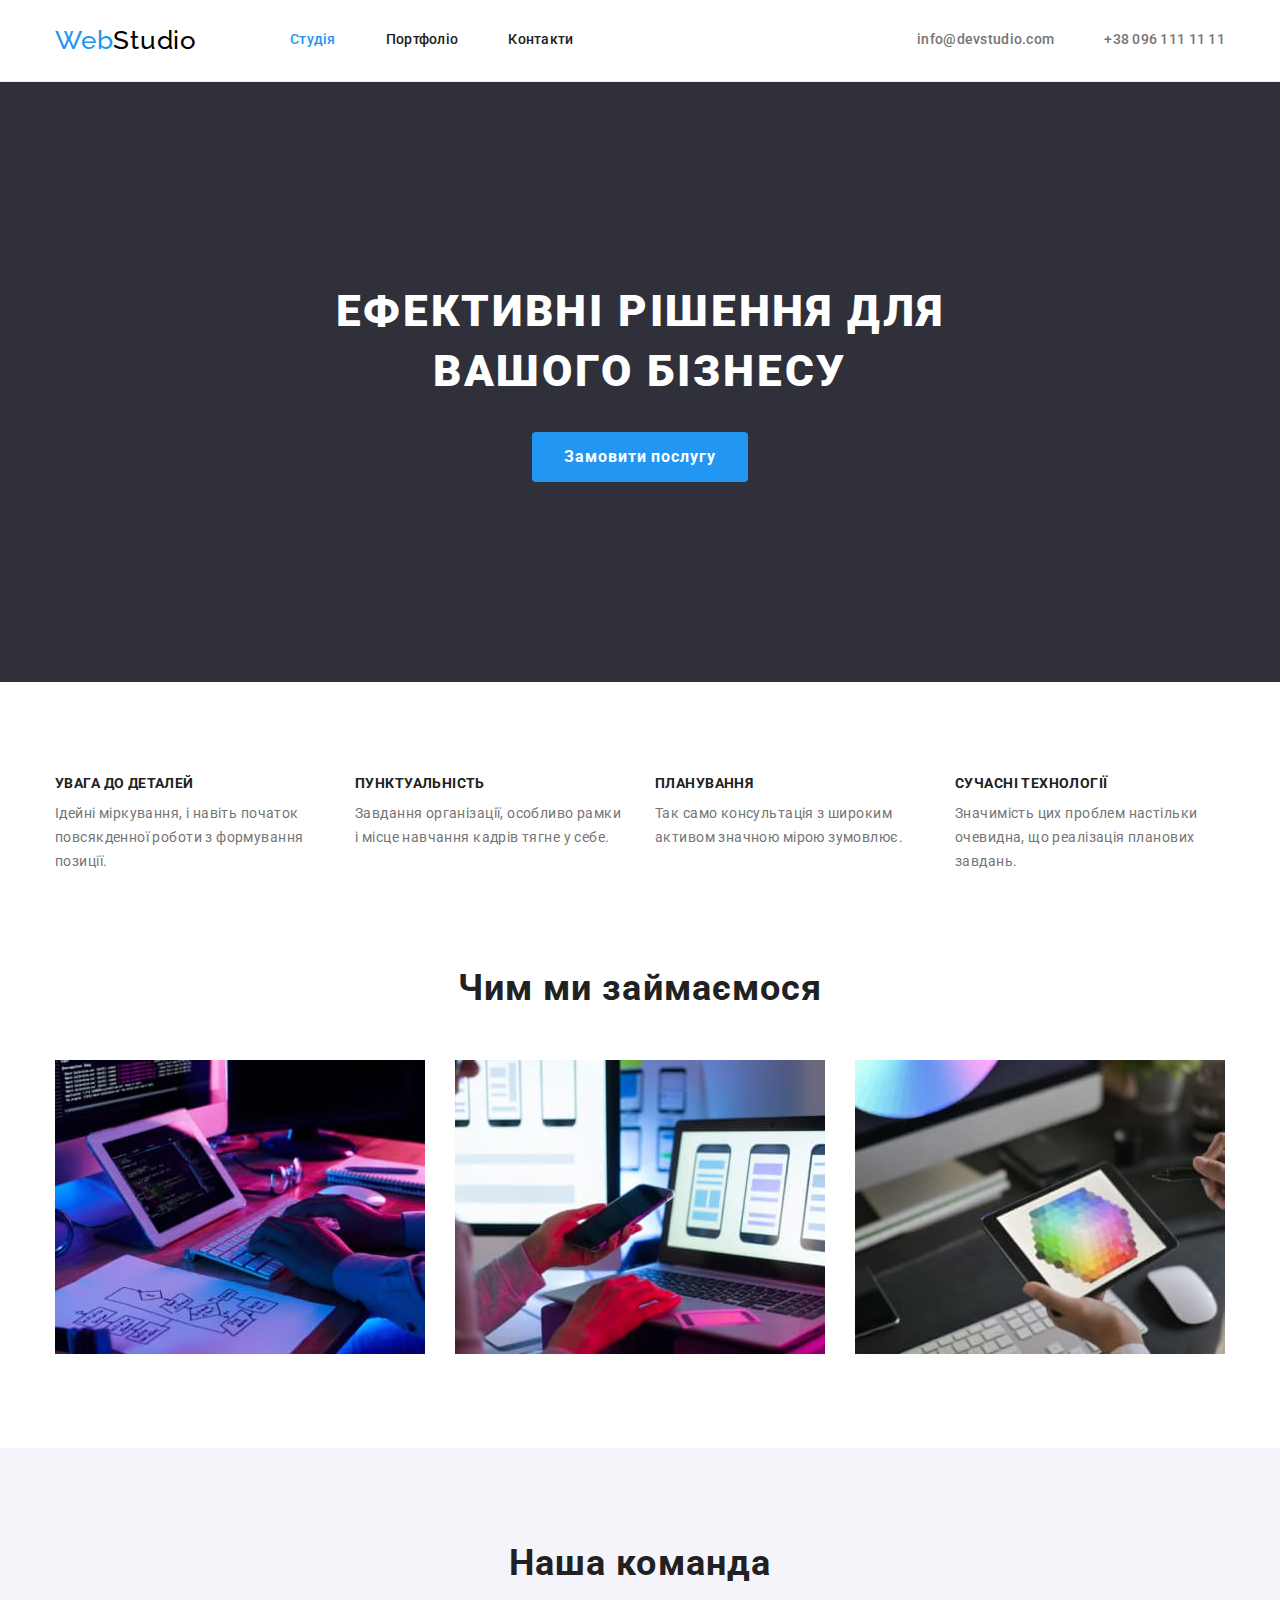
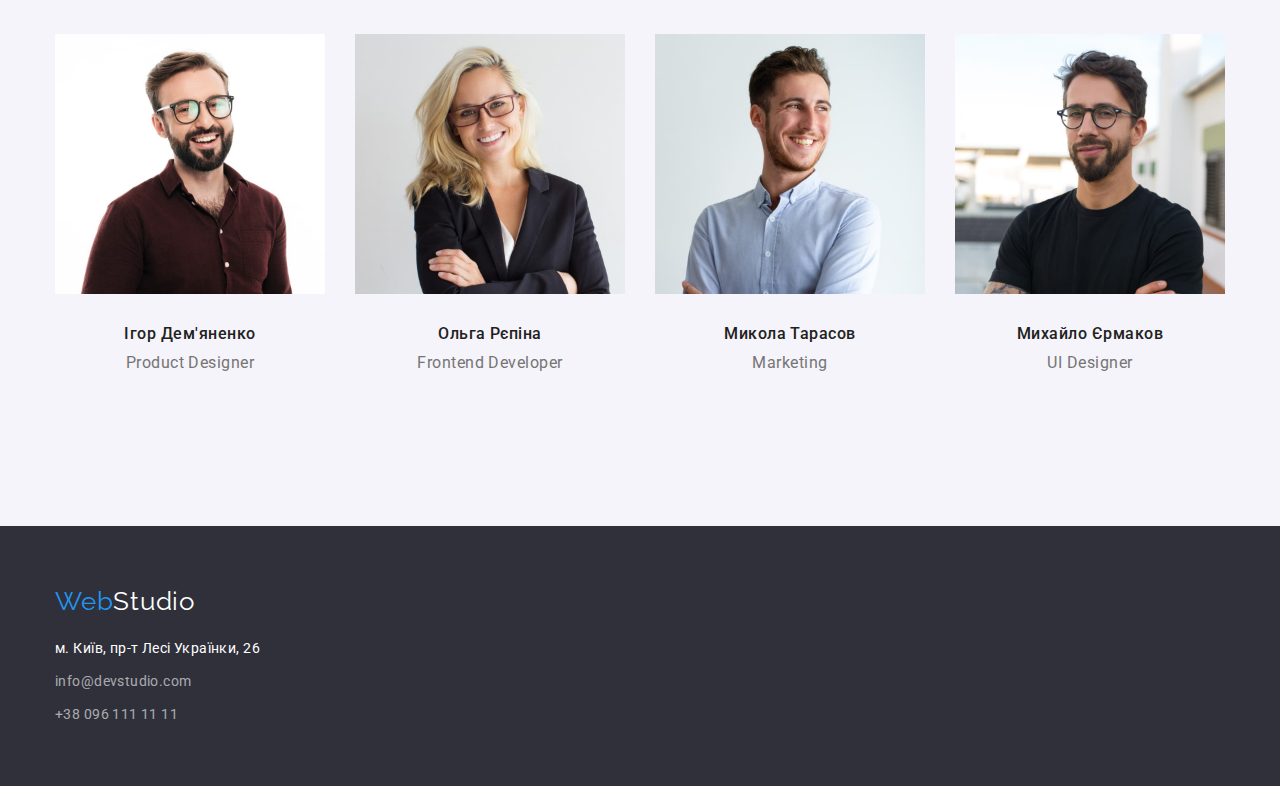
<file: index.html>
<!DOCTYPE html>
<html lang="uk">
  <head>
    <meta charset="UTF-8" />
    <meta http-equiv="X-UA-Compatible" content="IE=edge" />
    <meta name="viewport" content="width=device-width, initial-scale=1.0" />
    <title>Домашнє завдання #3 Головна</title>
    <link rel="preconnect" href="https://fonts.googleapis.com" />
    <link rel="preconnect" href="https://fonts.gstatic.com" crossorigin />
    <link
      href="https://fonts.googleapis.com/css2?family=Raleway:wght@700&family=Roboto:wght@400;500;700;900&display=swap"
      rel="stylesheet"
    />
    <link rel="stylesheet" href="./css/modern-normalize.css" />
    <link rel="stylesheet" href="./css/styles.css" />
  </head>
  <body>
    <!--Шапка-->
    <header class="header">
      <div class="container-header container">
        <nav class="header-nav">
          <a href="./index.html" class="logo"><span class="logo-span">Web</span>Studio</a>
          <ul class="menu">
            <li class="menu-item"><a href="./index.html" class="link-current">Студія</a></li>
            <li class="menu-item"><a href="./portfolio.html" class="link-nav">Портфоліо</a></li>
            <li class="menu-item"><a href="" class="link-nav">Контакти</a></li>
          </ul>
        </nav>
        <ul class="contact-list list">
          <li class="menu-item">
            <a href="mailto:info@devstudio.com" class="address-head">info@devstudio.com</a>
          </li>
          <li class="menu-item">
            <a href="tel:+380961111111" class="address-head">+38 096 111 11 11</a>
          </li>
        </ul>
      </div>
    </header>
    <main>
      <!--Hero-->
      <section class="hero">
        <div class="container">
          <h1 class="hero-title">Ефективні рішення для вашого бізнесу</h1>
          <button type="button" class="button">Замовити послугу</button>
        </div>
      </section>
      <!--Особливості-->
      <section class="section">
        <div class="container">
          <h2 class="section title-hide">Особливості</h2>
          <ul class="flex-list list">
            <li class="flex-item">
              <h3 class="features-title">УВАГА ДО ДЕТАЛЕЙ</h3>
              <p class="features-text">
                Ідейні міркування, і навіть початок повсякденної роботи з формування позиції.
              </p>
            </li>
            <li class="flex-item">
              <h3 class="features-title">ПУНКТУАЛЬНІСТЬ</h3>
              <p class="features-text">
                Завдання організації, особливо рамки і місце навчання кадрів тягне у себе.
              </p>
            </li>
            <li class="flex-item">
              <h3 class="features-title">ПЛАНУВАННЯ</h3>
              <p class="features-text">
                Так само консультація з широким активом значною мірою зумовлює.
              </p>
            </li>
            <li class="flex-item">
              <h3 class="features-title">СУЧАСНІ ТЕХНОЛОГІЇ</h3>
              <p class="features-text">
                Значимість цих проблем настільки очевидна, що реалізація планових завдань.
              </p>
            </li>
          </ul>
        </div>
      </section>
      <!--Чим займаються-->
      <section class="section no-padding-top">
        <div class="container">
          <h2 class="section-title">Чим ми займаємося</h2>
          <ul class="flex-list list">
            <li class="flex-item">
              <a href="" class="link"
                ><img
                  src="./images/img1.jpg"
                  alt="Розробник працює з планшетом"
                  width="370"
                  height="294"
              /></a>
            </li>
            <li class="flex-item">
              <a href="" class="link"
                ><img
                  src="./images/img2.jpg"
                  alt="Варіанти вигляду додатку на мобільному пристої"
                  width="370"
                  height="294"
              /></a>
            </li>
            <li class="flex-item">
              <a href="" class="link"
                ><img
                  src="./images/img3.jpg"
                  alt="Кольорова палітра на планшеті"
                  width="370"
                  height="294"
              /></a>
            </li>
          </ul>
        </div>
      </section>
      <!--Команда-->
      <section class="section section-team">
        <div class="container">
          <h2 class="section-title">Наша команда</h2>
          <ul class="flex-list list">
            <li class="team-card">
              <img src="./images/photo1.jpg" alt="Фото Ігора Дем'яненка" width="270" height="260" />
              <div class="team-description">
                <h3 class="team-title">Ігор Дем'яненко</h3>
                <p lang="en" class="team-role">Product Designer</p>
              </div>
            </li>
            <li class="team-card">
              <img src="./images/photo2.jpg" alt="Фото Ольги Рєпіної" width="270" height="260" />
              <div class="team-description">
                <h3 class="team-title">Ольга Рєпіна</h3>
                <p lang="en" class="team-role">Frontend Developer</p>
              </div>
            </li>
            <li class="team-card">
              <img src="./images/photo3.jpg" alt="Фото Миколи Тарасова" width="270" height="260" />
              <div class="team-description">
                <h3 class="team-title">Микола Тарасов</h3>
                <p lang="en" class="team-role">Marketing</p>
              </div>
            </li>
            <li class="team-card">
              <img src="./images/photo4.jpg" alt="Фото Михайла Тарасова" width="270" height="260" />
              <div class="team-description">
                <h3 class="team-title">Михайло Єрмаков</h3>
                <p lang="en" class="team-role">UI Designer</p>
              </div>
            </li>
          </ul>
        </div>
      </section>
    </main>
    <footer class="footer">
      <div class="container">
        <a href="/" class="logo-footer"><span class="logo-span">Web</span>Studio</a>
        <address class="address">
          <ul class="list">
            <li class="footer-item">
              <a href="https://goo.gl/maps/XZDwD4f3hRk5bJ4y6" class="link-map"
                >м. Київ, пр-т Лесі Українки, 26</a
              >
            </li>
            <li class="footer-item">
              <a href="mailto:info@devstudio.com" class="address-footer">info@devstudio.com</a>
            </li>
            <li class="footer-item">
              <a href="tel:+380961111111" class="address-footer">+38 096 111 11 11</a>
            </li>
          </ul>
        </address>
      </div>
    </footer>
  </body>
</html>
</file>
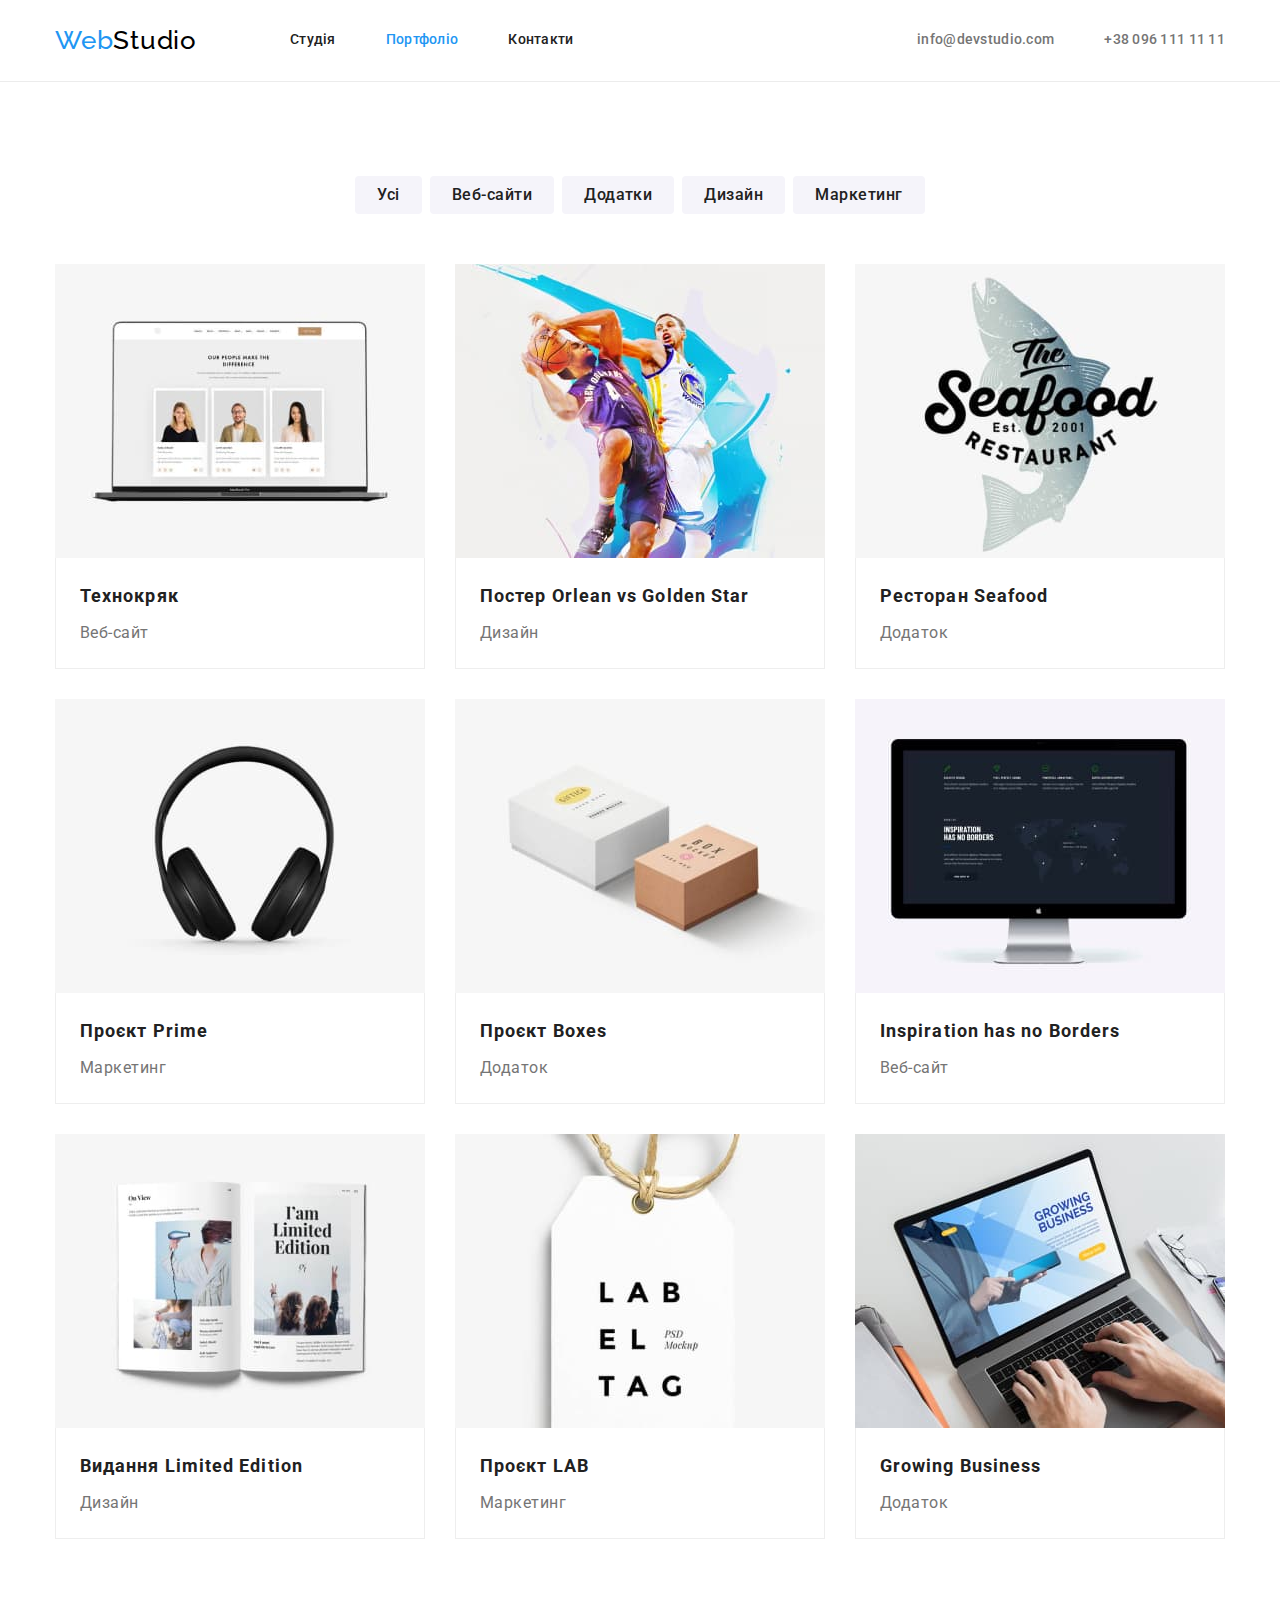
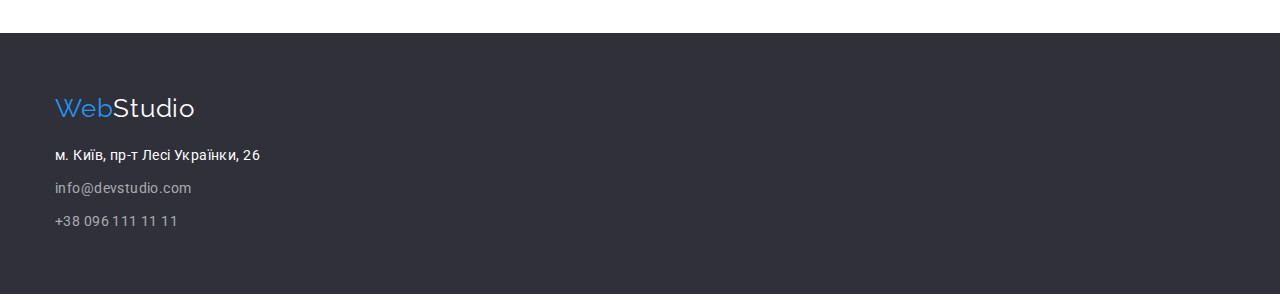
<file: portfolio.html>
<html lang="uk">
  <head>
    <meta charset="UTF-8" />
    <meta http-equiv="X-UA-Compatible" content="IE=edge" />
    <meta name="viewport" content="width=device-width, initial-scale=1.0" />
    <title>Домашнє завдання #3 Портфоліо</title>
    <link rel="preconnect" href="https://fonts.googleapis.com" />
    <link rel="preconnect" href="https://fonts.gstatic.com" crossorigin />
    <link
      href="https://fonts.googleapis.com/css2?family=Raleway:wght@700&family=Roboto:wght@400;500;700;900&display=swap"
      rel="stylesheet"
    />
    <link rel="stylesheet" href="./css/modern-normalize.css" />
    <link rel="stylesheet" href="./css/styles.css" />
  </head>

  <body>
    <!--Шапка-->
    <header class="header">
      <div class="container-header container">
        <nav class="header-nav">
          <a href="./index.html" class="logo"><span class="logo-span">Web</span>Studio</a>
          <ul class="menu">
            <li class="menu-item"><a href="./index.html" class="link-nav">Студія</a></li>
            <li class="menu-item"><a href="./portfolio.html" class="link-current">Портфоліо</a></li>
            <li class="menu-item"><a href="" class="link-nav">Контакти</a></li>
          </ul>
        </nav>
        <ul class="contact-list list">
          <li class="menu-item">
            <a href="mailto:info@devstudio.com" class="address-head">info@devstudio.com</a>
          </li>
          <li class="menu-item">
            <a href="tel:+380961111111" class="address-head">+38 096 111 11 11</a>
          </li>
        </ul>
      </div>
    </header>
    <main>
      <section class="section">
        <div class="container">
          <h1 class="section title-hide">Портфоліо</h1>
          <ul class="button-list">
            <li class="button-item"><button type="button" class="button-portfolio">Усі</button></li>
            <li class="button-item">
              <button type="button" class="button-portfolio">Веб-сайти</button>
            </li>
            <li class="button-item">
              <button type="button" class="button-portfolio">Додатки</button>
            </li>
            <li class="button-item">
              <button type="button" class="button-portfolio">Дизайн</button>
            </li>
            <li class="button-item">
              <button type="button" class="button-portfolio">Маркетинг</button>
            </li>
          </ul>
          <ul class="portfolio-list">
            <li>
              <img src="./images/pic1.jpg" alt="Ноутбук" width="370" height="294" />
              <div class="portfolio-card-description">
                <h2 class="pic-title">Технокряк</h2>
                <p class="pic-text">Веб-сайт</p>
              </div>
            </li>
            <li>
              <img
                src="./images/pic2.jpg"
                alt="Намальовані баскетболісти"
                width="370"
                height="294"
              />
              <div class="portfolio-card-description">
                <h2 class="pic-title">Постер <span lang="en">Orlean vs Golden Star</span></h2>
                <p class="pic-text">Дизайн</p>
              </div>
            </li>
            <li>
              <img src="./images/pic3.jpg" alt="Логотип ресторану" width="370" height="294" />
              <div class="portfolio-card-description">
                <h2 class="pic-title">Ресторан <span lang="en">Seafood</span></h2>
                <p class="pic-text">Додаток</p>
              </div>
            </li>
            <li>
              <img src="./images/pic4.jpg" alt="Навушники" width="370" height="294" />
              <div class="portfolio-card-description">
                <h2 class="pic-title">Проєкт <span lang="en">Prime</span></h2>
                <p class="pic-text">Маркетинг</p>
              </div>
            </li>
            <li>
              <img src="./images/pic5.jpg" alt="2 коробки" width="370" height="294" />
              <div class="portfolio-card-description">
                <h2 class="pic-title">Проєкт <span lang="en">Boxes</span></h2>
                <p class="pic-text">Додаток</p>
              </div>
            </li>
            <li>
              <img src="./images/pic6.jpg" alt="Монітор" width="370" height="294" />
              <div class="portfolio-card-description">
                <h2 class="pic-title" lang="en">Inspiration has no Borders</h2>
                <p class="pic-text">Веб-сайт</p>
              </div>
            </li>
            <li>
              <img src="./images/pic7.jpg" alt="Відкритий журнал" width="370" height="294" />
              <div class="portfolio-card-description">
                <h2 class="pic-title">Видання <span lang="en">Limited Edition</span></h2>
                <p class="pic-text">Дизайн</p>
              </div>
            </li>
            <li>
              <img src="./images/pic8.jpg" alt="Бірка" width="370" height="294" />
              <div class="portfolio-card-description">
                <h2 class="pic-title">Проєкт <span lang="en">LAB</span></h2>
                <p class="pic-text">Маркетинг</p>
              </div>
            </li>
            <li>
              <img src="./images/pic9.jpg" alt="Ноутбук" width="370" height="294" />
              <div class="portfolio-card-description">
                <h2 class="pic-title" lang="en">Growing Business</h2>
                <p class="pic-text">Додаток</p>
              </div>
            </li>
          </ul>
        </div>
      </section>
    </main>
    <footer class="footer">
      <div class="container">
        <a href="/" class="logo-footer"><span class="logo-span">Web</span>Studio</a>
        <address class="address">
          <ul class="list">
            <li class="footer-item">
              <a href="https://goo.gl/maps/XZDwD4f3hRk5bJ4y6" class="link-map"
                >м. Київ, пр-т Лесі Українки, 26</a
              >
            </li>
            <li class="footer-item">
              <a href="mailto:info@devstudio.com" class="address-footer">info@devstudio.com</a>
            </li>
            <li class="footer-item">
              <a href="tel:+380961111111" class="address-footer">+38 096 111 11 11</a>
            </li>
          </ul>
        </address>
      </div>
    </footer>
  </body>
</html>
</file>
<file: css/styles.css>
/* цвет основного текста #212121*/
/* цвет дополнительного текста #757575*/
/* цвет текста шапки и футера #FFFFFF;*/
/* цвет текста лого и выделения #2196F3 #000000*/
/*background main: #F5F5F5;
/*background: #F5F4FA;*/
/*background footer: #2F303A;*/

/* ==========COMPONENTS=========== */
:root {
  --primary-text-color: #757575;
  --banner-text-color: #ffffff;
  --title-text-color: #212121;
  --accent-color: #2196f3;
  --main-background-color: #f5f5f5;
  --header-background-color: #ffffff;
  --footer-background-color: #2f303a;
}
body {
  font-family: Roboto, sans-serif;
  color: var(--title-text-color);
}
.list {
  padding: 0;
  list-style: none;
}

h1,
h2,
h3,
h4,
p,
ul {
  margin: 0;
}
.section {
  padding-top: 94px;
  padding-bottom: 94px;
}
.container {
  width: 1200px;
  padding-left: 15px;
  padding-right: 15px;
  margin-left: auto;
  margin-right: auto;
}
.section-title {
  margin-bottom: 50px;
  font-size: 36px;
  line-height: 1.17;
  font-weight: 700;
  text-align: center;
  letter-spacing: 0.03em;
}
.flex-list {
  display: flex;
}

.flex-item + .flex-item {
  margin-left: 30px;
}

img {
  display: block;
  max-width: 100%;
  height: auto;
}

/* ==========COMPONENTS=========== */

/* ==========HEADER=========== */
.container-header {
  display: flex;
  align-items: center;
}
.header {
  border-bottom: 1px solid #ececec;
  font-size: 14px;
  line-height: 1.14;
  font-weight: 500;
  background-color: var(--header-background-color);
}
.header-nav {
  display: flex;
  align-items: center;
}
.logo {
  padding-top: 25px;
  padding-bottom: 25px;
  font-family: Raleway, sans-serif;
  font-size: 26px;
  line-height: 1.19;
  text-decoration: none;
  letter-spacing: 0.03em;
  color: #000000;
}
.logo-span {
  color: var(--accent-color);
}
.title-hide {
  position: absolute;
  width: 1px;
  height: 1px;
  margin: -1px;
  border: 0;
  padding: 0;

  white-space: nowrap;
  clip-path: inset(100%);
  clip: rect(0 0 0 0);
  overflow: hidden;
}
.menu {
  display: flex;
  margin-left: 93px;

  list-style: none;
  padding: 0;
}
.menu-item:not(:last-child) {
  margin-right: 50px;
}
.link-nav {
  display: block;
  padding-top: 32px;
  padding-bottom: 32px;

  text-decoration: none;
  letter-spacing: 0.02em;
  color: var(--title-text-color);
}
.link-current {
  display: block;
  padding-top: 32px;
  padding-bottom: 32px;

  text-decoration: none;
  letter-spacing: 0.02em;
  color: var(--accent-color);
}
.link-nav:hover,
.link-nav:focus {
  color: var(--accent-color);
}
.contact-list {
  display: flex;
  margin-left: auto;
}

.address-head {
  display: block;
  padding-top: 32px;
  padding-bottom: 32px;

  text-decoration: none;
  letter-spacing: 0.02em;
  color: var(--primary-text-color);
}
.address-head:hover,
.address-head:focus {
  color: var(--accent-color);
}
/* ==========HEADER=========== */

/* ==========HERO=========== */
.hero {
  padding: 200px 0;

  text-align: center;
  color: var(--banner-text-color);
  background-color: var(--footer-background-color);
}
.hero-title {
  margin: 0 auto 30px;
  width: 696px;

  font-size: 44px;
  line-height: 1.36;
  font-weight: 900;
  text-transform: uppercase;
  letter-spacing: 0.06em;
}
.button {
  margin: 0 auto;
  border-style: none;
  min-width: 216px;
  border-radius: 4px;
  padding: 10px 32px;

  font-family: inherit;
  font-size: 16px;
  line-height: 1.88;
  font-weight: 700;
  letter-spacing: 0.06em;
  color: #ffffff;
  background-color: var(--accent-color);
  cursor: pointer;
}
/* ==========HERO=========== */

/* ==========SECTION FEATURES=========== */

.features-title {
  margin-bottom: 10px;
  width: 270px;

  font-size: 14px;
  line-height: 1.14;
  font-weight: 700;
  text-transform: uppercase;
  letter-spacing: 0.03em;
}
.features-text {
  width: 270px;
  font-size: 14px;
  line-height: 1.71;
  letter-spacing: 0.03em;
  color: var(--primary-text-color);
}
/* ==========SECTION FEATURES=========== */

/* ==========SECTION NO PADDING=========== */
.no-padding-top {
  padding-top: 0;
}
/* ==========SECTION NO PADDING=========== */

/* ==========SECTION TEAM=========== */
.section-team {
  background-color: #f5f4fa;
}
.team-card {
  padding-bottom: 30px;
  border-bottom-right-radius: 3px;
  border-bottom-left-radius: 3px;
}
.team-card + .team-card {
  margin-left: 30px;
}
.team-description {
  padding-top: 30px;
  padding-bottom: 30px;
}

.team-title {
  margin-bottom: 10px;
  font-size: 16px;
  line-height: 1.19;
  font-weight: 500;
  text-align: center;
  letter-spacing: 0.03em;
}

.team-role {
  font-size: 16px;
  line-height: 1.19;
  text-align: center;
  letter-spacing: 0.03em;
  color: var(--primary-text-color);
}
/* ==========SECTION TEAM=========== */

/* ==========FOOTER=========== */
.link {
  text-decoration: none;
}

.footer {
  padding-top: 60px;
  padding-bottom: 60px;
  background-color: var(--footer-background-color);
}
.address {
  font-style: normal;
}
.logo-footer {
  display: inline-block;
  margin-bottom: 20px;

  font-family: Raleway, sans-serif;
  font-size: 26px;
  line-height: 1.19;
  text-decoration: none;
  letter-spacing: 0.03em;
  color: #ffffff;
}
.footer-item:not(:last-child) {
  display: block;
  margin-bottom: 9px;
}
.link-map {
  font-size: 14px;
  line-height: 1.71;
  text-decoration: none;
  letter-spacing: 0.03em;
  color: var(--banner-text-color);
}
.link-map:hover,
.link-map:focus,
.address-footer:hover,
.address-footer:focus {
  color: var(--accent-color);
}
.address-footer {
  font-size: 14px;
  line-height: 1.71;
  text-decoration: none;
  letter-spacing: 0.03em;
  color: rgba(255, 255, 255, 0.6);
}
/* ==========FOOTER=========== */

/* ==========PORTFOLIO=========== */

.portfolio-card-description {
  border-bottom: 1px solid #eeeeee;
  border-left: 1px solid #eeeeee;
  border-right: 1px solid #eeeeee;
  padding-top: 20px;
  padding-left: 24px;
  padding-right: 24px;
  padding-bottom: 20px;
}

.button-list {
  display: flex;
  padding: 0;
  justify-content: center;
  margin-bottom: 50px;
  list-style: none;
}
.portfolio-list {
  display: flex;
  flex-wrap: wrap;
  padding: 0;
  gap: 30px;
  list-style: none;
}
.button-portfolio {
  border-style: none;
  border-radius: 4px;
  padding: 6px 22px;

  font-family: inherit;
  font-size: 16px;
  line-height: 1.62;
  font-weight: 500;
  text-align: center;
  letter-spacing: 0.03em;
  background-color: #f5f4fa;
  color: inherit;
}
.button-item + .button-item {
  margin-left: 8px;
}
.button-portfolio:hover,
.button-portfolio:focus {
  cursor: pointer;
  background-color: var(--accent-color);
  color: #ffffff;
}

.pic-title {
  margin-bottom: 4px;
  font-size: 18px;
  line-height: 2;
  letter-spacing: 0.06em;
}
.pic-text {
  font-size: 16px;
  line-height: 1.88;
  letter-spacing: 0.03em;
  color: var(--primary-text-color);
}
/* ==========PORTFOLIO=========== */
</file>
